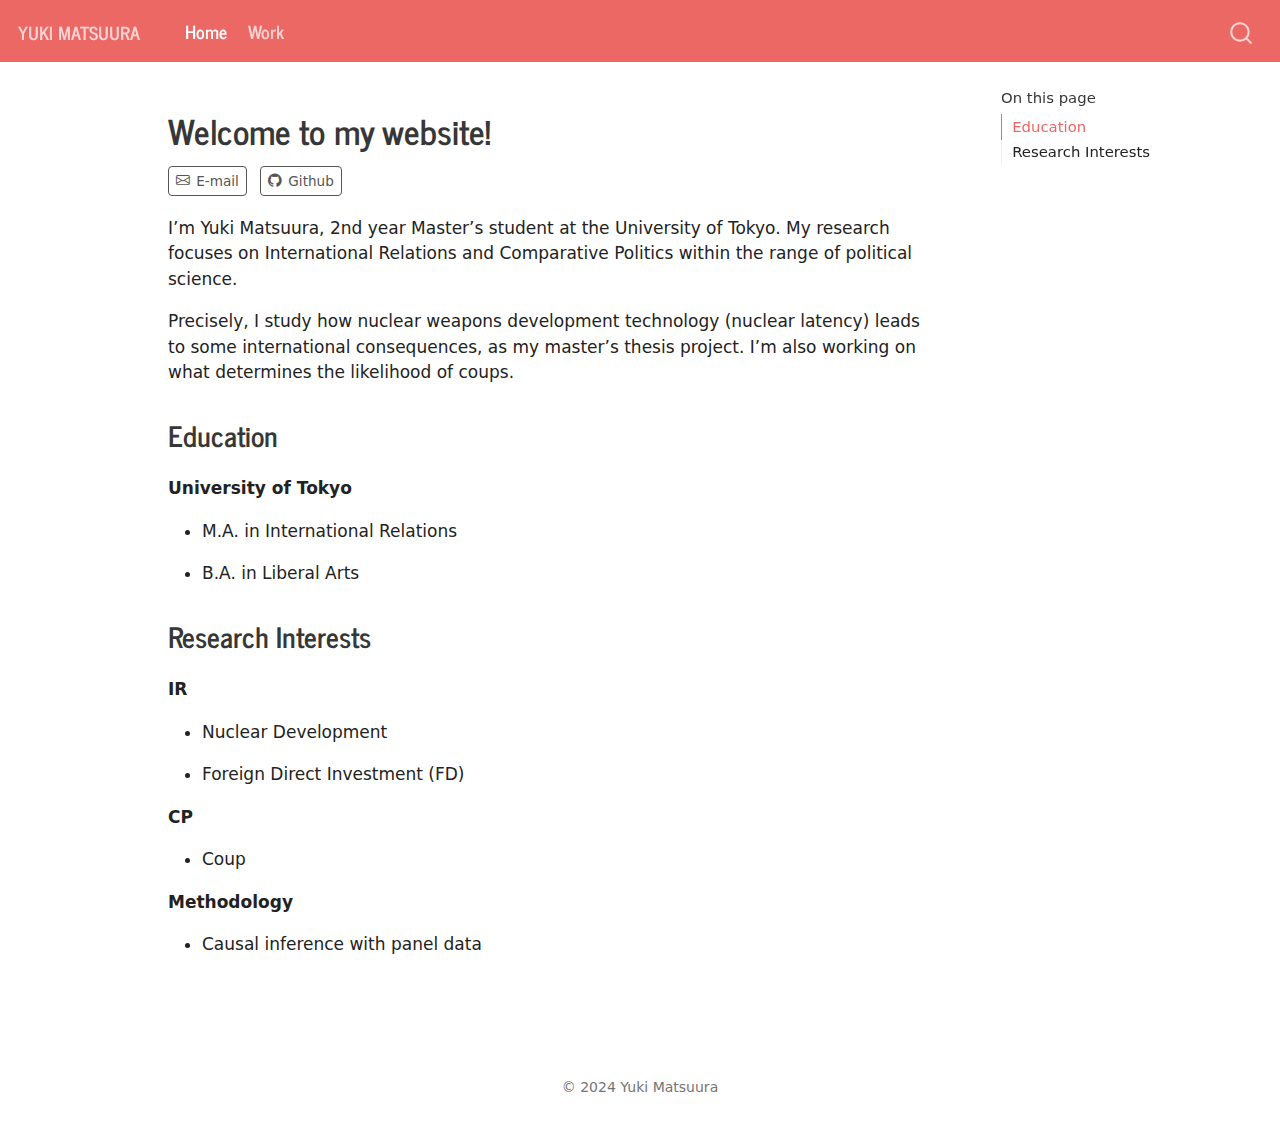
<file: docs/index.html>
<!DOCTYPE html>
<html xmlns="http://www.w3.org/1999/xhtml" lang="en" xml:lang="en"><head>

<meta charset="utf-8">
<meta name="generator" content="quarto-1.3.450">

<meta name="viewport" content="width=device-width, initial-scale=1.0, user-scalable=yes">


<title>Yuki Matsuura - Welcome to my website!</title>
<style>
code{white-space: pre-wrap;}
span.smallcaps{font-variant: small-caps;}
div.columns{display: flex; gap: min(4vw, 1.5em);}
div.column{flex: auto; overflow-x: auto;}
div.hanging-indent{margin-left: 1.5em; text-indent: -1.5em;}
ul.task-list{list-style: none;}
ul.task-list li input[type="checkbox"] {
  width: 0.8em;
  margin: 0 0.8em 0.2em -1em; /* quarto-specific, see https://github.com/quarto-dev/quarto-cli/issues/4556 */ 
  vertical-align: middle;
}
</style>


<script src="site_libs/quarto-nav/quarto-nav.js"></script>
<script src="site_libs/quarto-nav/headroom.min.js"></script>
<script src="site_libs/clipboard/clipboard.min.js"></script>
<script src="site_libs/quarto-search/autocomplete.umd.js"></script>
<script src="site_libs/quarto-search/fuse.min.js"></script>
<script src="site_libs/quarto-search/quarto-search.js"></script>
<meta name="quarto:offset" content="./">
<script src="site_libs/quarto-html/quarto.js"></script>
<script src="site_libs/quarto-html/popper.min.js"></script>
<script src="site_libs/quarto-html/tippy.umd.min.js"></script>
<link href="site_libs/quarto-html/tippy.css" rel="stylesheet">
<link href="site_libs/quarto-html/quarto-syntax-highlighting.css" rel="stylesheet" id="quarto-text-highlighting-styles">
<script src="site_libs/bootstrap/bootstrap.min.js"></script>
<link href="site_libs/bootstrap/bootstrap-icons.css" rel="stylesheet">
<link href="site_libs/bootstrap/bootstrap.min.css" rel="stylesheet" id="quarto-bootstrap" data-mode="light">
<script id="quarto-search-options" type="application/json">{
  "location": "navbar",
  "copy-button": false,
  "collapse-after": 3,
  "panel-placement": "end",
  "type": "overlay",
  "limit": 20,
  "language": {
    "search-no-results-text": "No results",
    "search-matching-documents-text": "matching documents",
    "search-copy-link-title": "Copy link to search",
    "search-hide-matches-text": "Hide additional matches",
    "search-more-match-text": "more match in this document",
    "search-more-matches-text": "more matches in this document",
    "search-clear-button-title": "Clear",
    "search-detached-cancel-button-title": "Cancel",
    "search-submit-button-title": "Submit",
    "search-label": "Search"
  }
}</script>
<script async="" src="https://www.googletagmanager.com/gtag/js?id=G-8Z5QMTEYRY"></script>

<script type="text/javascript">

window.dataLayer = window.dataLayer || [];
function gtag(){dataLayer.push(arguments);}
gtag('js', new Date());
gtag('config', 'G-8Z5QMTEYRY', { 'anonymize_ip': true});
</script>


</head>

<body class="nav-fixed">

<div id="quarto-search-results"></div>
  <header id="quarto-header" class="headroom fixed-top">
    <nav class="navbar navbar-expand-lg navbar-dark ">
      <div class="navbar-container container-fluid">
      <div class="navbar-brand-container">
    <a class="navbar-brand" href="./index.html">
    <span class="navbar-title">Yuki Matsuura</span>
    </a>
  </div>
            <div id="quarto-search" class="" title="Search"></div>
          <button class="navbar-toggler" type="button" data-bs-toggle="collapse" data-bs-target="#navbarCollapse" aria-controls="navbarCollapse" aria-expanded="false" aria-label="Toggle navigation" onclick="if (window.quartoToggleHeadroom) { window.quartoToggleHeadroom(); }">
  <span class="navbar-toggler-icon"></span>
</button>
          <div class="collapse navbar-collapse" id="navbarCollapse">
            <ul class="navbar-nav navbar-nav-scroll me-auto">
  <li class="nav-item">
    <a class="nav-link active" href="./index.html" rel="" target="" aria-current="page">
 <span class="menu-text">Home</span></a>
  </li>  
  <li class="nav-item">
    <a class="nav-link" href="./work.html" rel="" target="">
 <span class="menu-text">Work</span></a>
  </li>  
</ul>
            <div class="quarto-navbar-tools ms-auto">
</div>
          </div> <!-- /navcollapse -->
      </div> <!-- /container-fluid -->
    </nav>
</header>
<!-- content -->
<div id="quarto-content" class="quarto-container page-columns page-rows-contents page-layout-article page-navbar">
<!-- sidebar -->
<!-- margin-sidebar -->
    <div id="quarto-margin-sidebar" class="sidebar margin-sidebar">
        <nav id="TOC" role="doc-toc" class="toc-active">
    <h2 id="toc-title">On this page</h2>
  <ul>
  <li><a href="#education" id="toc-education" class="nav-link active" data-scroll-target="#education">Education</a></li>
  <li><a href="#research-interests" id="toc-research-interests" class="nav-link" data-scroll-target="#research-interests">Research Interests</a></li>
  </ul>
</nav>
    </div>
<!-- main -->
<div class="quarto-about-solana column-body">
  <div class="about-entity">
    <div class="entity-contents">
      <header id="title-block-header" class="quarto-title-block default">
<div class="quarto-title">
<h1 class="title">Welcome to my website!</h1>
</div>
<div class="quarto-title-meta">
  </div>
</header> <div class="about-links">
  <a href="mailto:matsuura-yuuki318@g.ecc.u-tokyo.ac.jp" class="about-link" rel="" target="">
    <i class="bi bi-envelope"></i>
     <span class="about-link-text">E-mail</span>
  </a>
  <a href="https://github.com/ura8107" class="about-link" rel="" target="">
    <i class="bi bi-github"></i>
     <span class="about-link-text">Github</span>
  </a>
</div>
      <div class="about-contents"><main class="content" id="quarto-document-content">

<p>I’m Yuki Matsuura, 2nd year Master’s student at the University of Tokyo. My research focuses on International Relations and Comparative Politics within the range of political science.</p>
<p>Precisely, I study how nuclear weapons development technology (nuclear latency) leads to some international consequences, as my master’s thesis project. I’m also working on what determines the likelihood of coups.</p>
<section id="education" class="level2">
<h2 data-anchor-id="education">Education</h2>
<p><strong>University of Tokyo</strong></p>
<ul>
<li><p>M.A.&nbsp;in International Relations</p></li>
<li><p>B.A. in Liberal Arts</p></li>
</ul>
</section>
<section id="research-interests" class="level2">
<h2 data-anchor-id="research-interests">Research Interests</h2>
<p><strong>IR</strong></p>
<ul>
<li><p>Nuclear Development</p></li>
<li><p>Foreign Direct Investment (FD)</p></li>
</ul>
<p><strong>CP</strong></p>
<ul>
<li>Coup</li>
</ul>
<p><strong>Methodology</strong></p>
<ul>
<li>Causal inference with panel data</li>
</ul>


</section>
</main></div>
    </div>
  </div>
</div>
 <!-- /main -->
<script id="quarto-html-after-body" type="application/javascript">
window.document.addEventListener("DOMContentLoaded", function (event) {
  const toggleBodyColorMode = (bsSheetEl) => {
    const mode = bsSheetEl.getAttribute("data-mode");
    const bodyEl = window.document.querySelector("body");
    if (mode === "dark") {
      bodyEl.classList.add("quarto-dark");
      bodyEl.classList.remove("quarto-light");
    } else {
      bodyEl.classList.add("quarto-light");
      bodyEl.classList.remove("quarto-dark");
    }
  }
  const toggleBodyColorPrimary = () => {
    const bsSheetEl = window.document.querySelector("link#quarto-bootstrap");
    if (bsSheetEl) {
      toggleBodyColorMode(bsSheetEl);
    }
  }
  toggleBodyColorPrimary();  
  const isCodeAnnotation = (el) => {
    for (const clz of el.classList) {
      if (clz.startsWith('code-annotation-')) {                     
        return true;
      }
    }
    return false;
  }
  const clipboard = new window.ClipboardJS('.code-copy-button', {
    text: function(trigger) {
      const codeEl = trigger.previousElementSibling.cloneNode(true);
      for (const childEl of codeEl.children) {
        if (isCodeAnnotation(childEl)) {
          childEl.remove();
        }
      }
      return codeEl.innerText;
    }
  });
  clipboard.on('success', function(e) {
    // button target
    const button = e.trigger;
    // don't keep focus
    button.blur();
    // flash "checked"
    button.classList.add('code-copy-button-checked');
    var currentTitle = button.getAttribute("title");
    button.setAttribute("title", "Copied!");
    let tooltip;
    if (window.bootstrap) {
      button.setAttribute("data-bs-toggle", "tooltip");
      button.setAttribute("data-bs-placement", "left");
      button.setAttribute("data-bs-title", "Copied!");
      tooltip = new bootstrap.Tooltip(button, 
        { trigger: "manual", 
          customClass: "code-copy-button-tooltip",
          offset: [0, -8]});
      tooltip.show();    
    }
    setTimeout(function() {
      if (tooltip) {
        tooltip.hide();
        button.removeAttribute("data-bs-title");
        button.removeAttribute("data-bs-toggle");
        button.removeAttribute("data-bs-placement");
      }
      button.setAttribute("title", currentTitle);
      button.classList.remove('code-copy-button-checked');
    }, 1000);
    // clear code selection
    e.clearSelection();
  });
  function tippyHover(el, contentFn) {
    const config = {
      allowHTML: true,
      content: contentFn,
      maxWidth: 500,
      delay: 100,
      arrow: false,
      appendTo: function(el) {
          return el.parentElement;
      },
      interactive: true,
      interactiveBorder: 10,
      theme: 'quarto',
      placement: 'bottom-start'
    };
    window.tippy(el, config); 
  }
  const noterefs = window.document.querySelectorAll('a[role="doc-noteref"]');
  for (var i=0; i<noterefs.length; i++) {
    const ref = noterefs[i];
    tippyHover(ref, function() {
      // use id or data attribute instead here
      let href = ref.getAttribute('data-footnote-href') || ref.getAttribute('href');
      try { href = new URL(href).hash; } catch {}
      const id = href.replace(/^#\/?/, "");
      const note = window.document.getElementById(id);
      return note.innerHTML;
    });
  }
      let selectedAnnoteEl;
      const selectorForAnnotation = ( cell, annotation) => {
        let cellAttr = 'data-code-cell="' + cell + '"';
        let lineAttr = 'data-code-annotation="' +  annotation + '"';
        const selector = 'span[' + cellAttr + '][' + lineAttr + ']';
        return selector;
      }
      const selectCodeLines = (annoteEl) => {
        const doc = window.document;
        const targetCell = annoteEl.getAttribute("data-target-cell");
        const targetAnnotation = annoteEl.getAttribute("data-target-annotation");
        const annoteSpan = window.document.querySelector(selectorForAnnotation(targetCell, targetAnnotation));
        const lines = annoteSpan.getAttribute("data-code-lines").split(",");
        const lineIds = lines.map((line) => {
          return targetCell + "-" + line;
        })
        let top = null;
        let height = null;
        let parent = null;
        if (lineIds.length > 0) {
            //compute the position of the single el (top and bottom and make a div)
            const el = window.document.getElementById(lineIds[0]);
            top = el.offsetTop;
            height = el.offsetHeight;
            parent = el.parentElement.parentElement;
          if (lineIds.length > 1) {
            const lastEl = window.document.getElementById(lineIds[lineIds.length - 1]);
            const bottom = lastEl.offsetTop + lastEl.offsetHeight;
            height = bottom - top;
          }
          if (top !== null && height !== null && parent !== null) {
            // cook up a div (if necessary) and position it 
            let div = window.document.getElementById("code-annotation-line-highlight");
            if (div === null) {
              div = window.document.createElement("div");
              div.setAttribute("id", "code-annotation-line-highlight");
              div.style.position = 'absolute';
              parent.appendChild(div);
            }
            div.style.top = top - 2 + "px";
            div.style.height = height + 4 + "px";
            let gutterDiv = window.document.getElementById("code-annotation-line-highlight-gutter");
            if (gutterDiv === null) {
              gutterDiv = window.document.createElement("div");
              gutterDiv.setAttribute("id", "code-annotation-line-highlight-gutter");
              gutterDiv.style.position = 'absolute';
              const codeCell = window.document.getElementById(targetCell);
              const gutter = codeCell.querySelector('.code-annotation-gutter');
              gutter.appendChild(gutterDiv);
            }
            gutterDiv.style.top = top - 2 + "px";
            gutterDiv.style.height = height + 4 + "px";
          }
          selectedAnnoteEl = annoteEl;
        }
      };
      const unselectCodeLines = () => {
        const elementsIds = ["code-annotation-line-highlight", "code-annotation-line-highlight-gutter"];
        elementsIds.forEach((elId) => {
          const div = window.document.getElementById(elId);
          if (div) {
            div.remove();
          }
        });
        selectedAnnoteEl = undefined;
      };
      // Attach click handler to the DT
      const annoteDls = window.document.querySelectorAll('dt[data-target-cell]');
      for (const annoteDlNode of annoteDls) {
        annoteDlNode.addEventListener('click', (event) => {
          const clickedEl = event.target;
          if (clickedEl !== selectedAnnoteEl) {
            unselectCodeLines();
            const activeEl = window.document.querySelector('dt[data-target-cell].code-annotation-active');
            if (activeEl) {
              activeEl.classList.remove('code-annotation-active');
            }
            selectCodeLines(clickedEl);
            clickedEl.classList.add('code-annotation-active');
          } else {
            // Unselect the line
            unselectCodeLines();
            clickedEl.classList.remove('code-annotation-active');
          }
        });
      }
  const findCites = (el) => {
    const parentEl = el.parentElement;
    if (parentEl) {
      const cites = parentEl.dataset.cites;
      if (cites) {
        return {
          el,
          cites: cites.split(' ')
        };
      } else {
        return findCites(el.parentElement)
      }
    } else {
      return undefined;
    }
  };
  var bibliorefs = window.document.querySelectorAll('a[role="doc-biblioref"]');
  for (var i=0; i<bibliorefs.length; i++) {
    const ref = bibliorefs[i];
    const citeInfo = findCites(ref);
    if (citeInfo) {
      tippyHover(citeInfo.el, function() {
        var popup = window.document.createElement('div');
        citeInfo.cites.forEach(function(cite) {
          var citeDiv = window.document.createElement('div');
          citeDiv.classList.add('hanging-indent');
          citeDiv.classList.add('csl-entry');
          var biblioDiv = window.document.getElementById('ref-' + cite);
          if (biblioDiv) {
            citeDiv.innerHTML = biblioDiv.innerHTML;
          }
          popup.appendChild(citeDiv);
        });
        return popup.innerHTML;
      });
    }
  }
});
</script>
</div> <!-- /content -->
<footer class="footer">
  <div class="nav-footer">
    <div class="nav-footer-left">
      &nbsp;
    </div>   
    <div class="nav-footer-center">© 2024 Yuki Matsuura</div>
    <div class="nav-footer-right">
      &nbsp;
    </div>
  </div>
</footer>



</body></html>
</file>
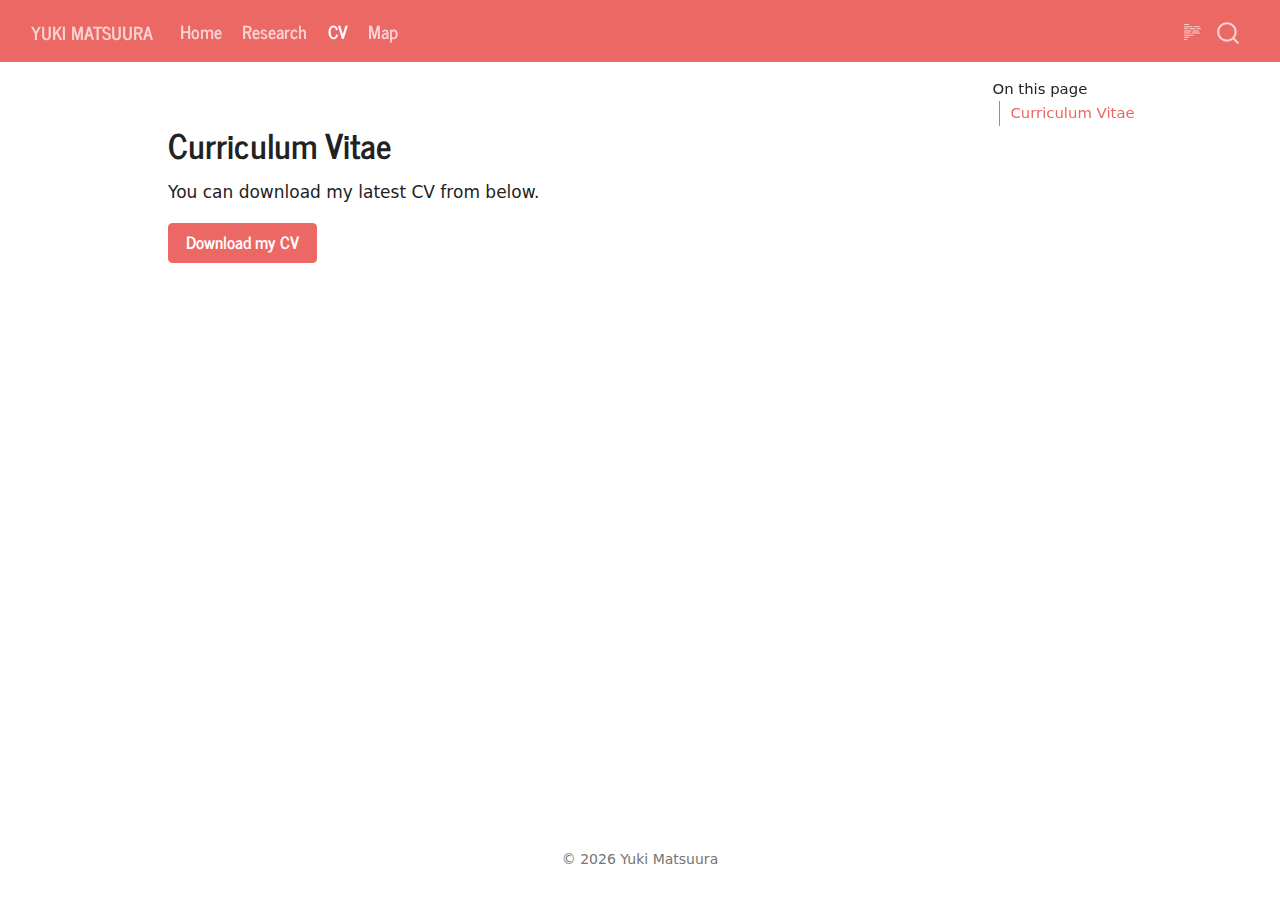
<file: docs/cv.html>
<!DOCTYPE html>
<html xmlns="http://www.w3.org/1999/xhtml" lang="en" xml:lang="en"><head>

<meta charset="utf-8">
<meta name="generator" content="quarto-1.9.36">

<meta name="viewport" content="width=device-width, initial-scale=1.0, user-scalable=yes">


<title>cv – Yuki Matsuura</title>
<style>
/* Default styles provided by pandoc.
** See https://pandoc.org/MANUAL.html#variables-for-html for config info.
*/
code{white-space: pre-wrap;}
span.smallcaps{font-variant: small-caps;}
div.columns{display: flex; gap: min(4vw, 1.5em);}
div.column{flex: auto; overflow-x: auto;}
div.hanging-indent{margin-left: 1.5em; text-indent: -1.5em;}
ul.task-list{list-style: none;}
ul.task-list li input[type="checkbox"] {
  width: 0.8em;
  margin: 0 0.8em 0.2em -1em; /* quarto-specific, see https://github.com/quarto-dev/quarto-cli/issues/4556 */ 
  vertical-align: middle;
}
</style>


<script src="site_libs/quarto-nav/quarto-nav.js"></script>
<script src="site_libs/quarto-nav/headroom.min.js"></script>
<script src="site_libs/clipboard/clipboard.min.js"></script>
<script src="site_libs/quarto-search/autocomplete.umd.js"></script>
<script src="site_libs/quarto-search/fuse.min.js"></script>
<script src="site_libs/quarto-search/quarto-search.js"></script>
<meta name="quarto:offset" content="./">
<script src="site_libs/quarto-html/quarto.js" type="module"></script>
<script src="site_libs/quarto-html/tabsets/tabsets.js" type="module"></script>
<script src="site_libs/quarto-html/popper.min.js"></script>
<script src="site_libs/quarto-html/tippy.umd.min.js"></script>
<script src="site_libs/quarto-html/anchor.min.js"></script>
<link href="site_libs/quarto-html/tippy.css" rel="stylesheet">
<link href="site_libs/quarto-html/quarto-syntax-highlighting-845c23b38eaddc0f92fda52bfe77a8c8.css" rel="stylesheet" id="quarto-text-highlighting-styles">
<script src="site_libs/bootstrap/bootstrap.min.js"></script>
<link href="site_libs/bootstrap/bootstrap-icons.css" rel="stylesheet">
<link href="site_libs/bootstrap/bootstrap-054862737a45a4188180dab45bb120a2.min.css" rel="stylesheet" append-hash="true" id="quarto-bootstrap" data-mode="light">
<script id="quarto-search-options" type="application/json">{
  "location": "navbar",
  "copy-button": false,
  "collapse-after": 3,
  "panel-placement": "end",
  "type": "overlay",
  "limit": 50,
  "keyboard-shortcut": [
    "f",
    "/",
    "s"
  ],
  "show-item-context": false,
  "language": {
    "search-no-results-text": "No results",
    "search-matching-documents-text": "matching documents",
    "search-copy-link-title": "Copy link to search",
    "search-hide-matches-text": "Hide additional matches",
    "search-more-match-text": "more match in this document",
    "search-more-matches-text": "more matches in this document",
    "search-clear-button-title": "Clear",
    "search-text-placeholder": "",
    "search-detached-cancel-button-title": "Cancel",
    "search-submit-button-title": "Submit",
    "search-label": "Search"
  }
}</script>
<script async="" src="https://www.googletagmanager.com/gtag/js?id=G-8Z5QMTEYRY"></script>

<script type="text/javascript">

window.dataLayer = window.dataLayer || [];
function gtag(){dataLayer.push(arguments);}
gtag('js', new Date());
gtag('config', 'G-8Z5QMTEYRY', { 'anonymize_ip': true});
</script>


</head>

<body class="nav-fixed quarto-light">

<div id="quarto-search-results"></div>
  <header id="quarto-header" class="headroom fixed-top">
    <nav class="navbar navbar-expand-lg " data-bs-theme="dark">
      <div class="navbar-container container-fluid">
      <div class="navbar-brand-container mx-auto">
    <a class="navbar-brand" href="./index.html">
    <span class="navbar-title">Yuki Matsuura</span>
    </a>
  </div>
            <div id="quarto-search" class="" title="Search"></div>
          <button class="navbar-toggler" type="button" data-bs-toggle="collapse" data-bs-target="#navbarCollapse" aria-controls="navbarCollapse" role="menu" aria-expanded="false" aria-label="Toggle navigation" onclick="if (window.quartoToggleHeadroom) { window.quartoToggleHeadroom(); }">
  <span class="navbar-toggler-icon"></span>
</button>
          <div class="collapse navbar-collapse" id="navbarCollapse">
            <ul class="navbar-nav navbar-nav-scroll me-auto">
  <li class="nav-item">
    <a class="nav-link" href="./index.html"> 
<span class="menu-text">Home</span></a>
  </li>  
  <li class="nav-item">
    <a class="nav-link" href="./research.html"> 
<span class="menu-text">Research</span></a>
  </li>  
  <li class="nav-item">
    <a class="nav-link active" href="./cv.html" aria-current="page"> 
<span class="menu-text">CV</span></a>
  </li>  
  <li class="nav-item">
    <a class="nav-link" href="./map.html"> 
<span class="menu-text">Map</span></a>
  </li>  
</ul>
          </div> <!-- /navcollapse -->
            <div class="quarto-navbar-tools">
  <a href="" class="quarto-reader-toggle quarto-navigation-tool px-1" onclick="window.quartoToggleReader(); return false;" title="Toggle reader mode">
  <div class="quarto-reader-toggle-btn">
  <i class="bi"></i>
  </div>
</a>
</div>
      </div> <!-- /container-fluid -->
    </nav>
</header>
<!-- content -->
<div id="quarto-content" class="quarto-container page-columns page-rows-contents page-layout-article page-navbar">
<!-- sidebar -->
<!-- margin-sidebar -->
    <div id="quarto-margin-sidebar" class="sidebar margin-sidebar">
        <nav id="TOC" role="doc-toc" class="toc-active">
    <h2 id="toc-title">On this page</h2>
   
  <ul>
  <li><a href="#curriculum-vitae" id="toc-curriculum-vitae" class="nav-link active" data-scroll-target="#curriculum-vitae">Curriculum Vitae</a></li>
  </ul>
</nav>
    </div>
<!-- main -->
<main class="content" id="quarto-document-content"><header id="title-block-header" class="quarto-title-block"></header>




<section id="curriculum-vitae" class="level1">
<h1>Curriculum Vitae</h1>
<p>You can download my latest CV from below.</p>
<p><a href="https://drive.google.com/file/d/1Z4rEu1bxwWd6aU2OsP40lgaevRBHnAy0/view?usp=sharing" class="btn btn-primary" role="button">Download my CV</a></p>


</section>

</main> <!-- /main -->
<script id="quarto-html-after-body" type="application/javascript">
  window.document.addEventListener("DOMContentLoaded", function (event) {
    const icon = "";
    const anchorJS = new window.AnchorJS();
    anchorJS.options = {
      placement: 'right',
      icon: icon
    };
    anchorJS.add('.anchored');
    const isCodeAnnotation = (el) => {
      for (const clz of el.classList) {
        if (clz.startsWith('code-annotation-')) {                     
          return true;
        }
      }
      return false;
    }
    const onCopySuccess = function(e) {
      // button target
      const button = e.trigger;
      // don't keep focus
      button.blur();
      // flash "checked"
      button.classList.add('code-copy-button-checked');
      var currentTitle = button.getAttribute("title");
      button.setAttribute("title", "Copied!");
      let tooltip;
      if (window.bootstrap) {
        button.setAttribute("data-bs-toggle", "tooltip");
        button.setAttribute("data-bs-placement", "left");
        button.setAttribute("data-bs-title", "Copied!");
        tooltip = new bootstrap.Tooltip(button, 
          { trigger: "manual", 
            customClass: "code-copy-button-tooltip",
            offset: [0, -8]});
        tooltip.show();    
      }
      setTimeout(function() {
        if (tooltip) {
          tooltip.hide();
          button.removeAttribute("data-bs-title");
          button.removeAttribute("data-bs-toggle");
          button.removeAttribute("data-bs-placement");
        }
        button.setAttribute("title", currentTitle);
        button.classList.remove('code-copy-button-checked');
      }, 1000);
      // clear code selection
      e.clearSelection();
    }
    const getTextToCopy = function(trigger) {
      const outerScaffold = trigger.parentElement.cloneNode(true);
      const codeEl = outerScaffold.querySelector('code');
      for (const childEl of codeEl.children) {
        if (isCodeAnnotation(childEl)) {
          childEl.remove();
        }
      }
      return codeEl.innerText;
    }
    const clipboard = new window.ClipboardJS('.code-copy-button:not([data-in-quarto-modal])', {
      text: getTextToCopy
    });
    clipboard.on('success', onCopySuccess);
    if (window.document.getElementById('quarto-embedded-source-code-modal')) {
      const clipboardModal = new window.ClipboardJS('.code-copy-button[data-in-quarto-modal]', {
        text: getTextToCopy,
        container: window.document.getElementById('quarto-embedded-source-code-modal')
      });
      clipboardModal.on('success', onCopySuccess);
    }
      var localhostRegex = new RegExp(/^(?:http|https):\/\/localhost\:?[0-9]*\//);
      var mailtoRegex = new RegExp(/^mailto:/);
        var filterRegex = new RegExp('/' + window.location.host + '/');
      var isInternal = (href) => {
          return filterRegex.test(href) || localhostRegex.test(href) || mailtoRegex.test(href);
      }
      // Inspect non-navigation links and adorn them if external
     var links = window.document.querySelectorAll('a[href]:not(.nav-link):not(.navbar-brand):not(.toc-action):not(.sidebar-link):not(.sidebar-item-toggle):not(.pagination-link):not(.no-external):not([aria-hidden]):not(.dropdown-item):not(.quarto-navigation-tool):not(.about-link)');
      for (var i=0; i<links.length; i++) {
        const link = links[i];
        if (!isInternal(link.href)) {
          // undo the damage that might have been done by quarto-nav.js in the case of
          // links that we want to consider external
          if (link.dataset.originalHref !== undefined) {
            link.href = link.dataset.originalHref;
          }
        }
      }
    function tippyHover(el, contentFn, onTriggerFn, onUntriggerFn) {
      const config = {
        allowHTML: true,
        maxWidth: 500,
        delay: 100,
        arrow: false,
        appendTo: function(el) {
            return el.parentElement;
        },
        interactive: true,
        interactiveBorder: 10,
        theme: 'quarto',
        placement: 'bottom-start',
      };
      if (contentFn) {
        config.content = contentFn;
      }
      if (onTriggerFn) {
        config.onTrigger = onTriggerFn;
      }
      if (onUntriggerFn) {
        config.onUntrigger = onUntriggerFn;
      }
      window.tippy(el, config); 
    }
    const noterefs = window.document.querySelectorAll('a[role="doc-noteref"]');
    for (var i=0; i<noterefs.length; i++) {
      const ref = noterefs[i];
      tippyHover(ref, function() {
        // use id or data attribute instead here
        let href = ref.getAttribute('data-footnote-href') || ref.getAttribute('href');
        try { href = new URL(href).hash; } catch {}
        const id = href.replace(/^#\/?/, "");
        const note = window.document.getElementById(id);
        if (note) {
          return note.innerHTML;
        } else {
          return "";
        }
      });
    }
    const xrefs = window.document.querySelectorAll('a.quarto-xref');
    const processXRef = (id, note) => {
      // Strip column container classes
      const stripColumnClz = (el) => {
        el.classList.remove("page-full", "page-columns");
        if (el.children) {
          for (const child of el.children) {
            stripColumnClz(child);
          }
        }
      }
      stripColumnClz(note)
      if (id === null || id.startsWith('sec-')) {
        // Special case sections, only their first couple elements
        const container = document.createElement("div");
        if (note.children && note.children.length > 2) {
          container.appendChild(note.children[0].cloneNode(true));
          for (let i = 1; i < note.children.length; i++) {
            const child = note.children[i];
            if (child.tagName === "P" && child.innerText === "") {
              continue;
            } else {
              container.appendChild(child.cloneNode(true));
              break;
            }
          }
          if (window.Quarto?.typesetMath) {
            window.Quarto.typesetMath(container);
          }
          return container.innerHTML
        } else {
          if (window.Quarto?.typesetMath) {
            window.Quarto.typesetMath(note);
          }
          return note.innerHTML;
        }
      } else {
        // Remove any anchor links if they are present
        const anchorLink = note.querySelector('a.anchorjs-link');
        if (anchorLink) {
          anchorLink.remove();
        }
        if (window.Quarto?.typesetMath) {
          window.Quarto.typesetMath(note);
        }
        if (note.classList.contains("callout")) {
          return note.outerHTML;
        } else {
          return note.innerHTML;
        }
      }
    }
    for (var i=0; i<xrefs.length; i++) {
      const xref = xrefs[i];
      tippyHover(xref, undefined, function(instance) {
        instance.disable();
        let url = xref.getAttribute('href');
        let hash = undefined; 
        if (url.startsWith('#')) {
          hash = url;
        } else {
          try { hash = new URL(url).hash; } catch {}
        }
        if (hash) {
          const id = hash.replace(/^#\/?/, "");
          const note = window.document.getElementById(id);
          if (note !== null) {
            try {
              const html = processXRef(id, note.cloneNode(true));
              instance.setContent(html);
            } finally {
              instance.enable();
              instance.show();
            }
          } else {
            // See if we can fetch this
            fetch(url.split('#')[0])
            .then(res => res.text())
            .then(html => {
              const parser = new DOMParser();
              const htmlDoc = parser.parseFromString(html, "text/html");
              const note = htmlDoc.getElementById(id);
              if (note !== null) {
                const html = processXRef(id, note);
                instance.setContent(html);
              } 
            }).finally(() => {
              instance.enable();
              instance.show();
            });
          }
        } else {
          // See if we can fetch a full url (with no hash to target)
          // This is a special case and we should probably do some content thinning / targeting
          fetch(url)
          .then(res => res.text())
          .then(html => {
            const parser = new DOMParser();
            const htmlDoc = parser.parseFromString(html, "text/html");
            const note = htmlDoc.querySelector('main.content');
            if (note !== null) {
              // This should only happen for chapter cross references
              // (since there is no id in the URL)
              // remove the first header
              if (note.children.length > 0 && note.children[0].tagName === "HEADER") {
                note.children[0].remove();
              }
              const html = processXRef(null, note);
              instance.setContent(html);
            } 
          }).finally(() => {
            instance.enable();
            instance.show();
          });
        }
      }, function(instance) {
      });
    }
        let selectedAnnoteEl;
        const selectorForAnnotation = ( cell, annotation) => {
          let cellAttr = 'data-code-cell="' + cell + '"';
          let lineAttr = 'data-code-annotation="' +  annotation + '"';
          const selector = 'span[' + cellAttr + '][' + lineAttr + ']';
          return selector;
        }
        const selectCodeLines = (annoteEl) => {
          const doc = window.document;
          const targetCell = annoteEl.getAttribute("data-target-cell");
          const targetAnnotation = annoteEl.getAttribute("data-target-annotation");
          const annoteSpan = window.document.querySelector(selectorForAnnotation(targetCell, targetAnnotation));
          const lines = annoteSpan.getAttribute("data-code-lines").split(",");
          const lineIds = lines.map((line) => {
            return targetCell + "-" + line;
          })
          let top = null;
          let height = null;
          let parent = null;
          if (lineIds.length > 0) {
              //compute the position of the single el (top and bottom and make a div)
              const el = window.document.getElementById(lineIds[0]);
              top = el.offsetTop;
              height = el.offsetHeight;
              parent = el.parentElement.parentElement;
            if (lineIds.length > 1) {
              const lastEl = window.document.getElementById(lineIds[lineIds.length - 1]);
              const bottom = lastEl.offsetTop + lastEl.offsetHeight;
              height = bottom - top;
            }
            if (top !== null && height !== null && parent !== null) {
              // cook up a div (if necessary) and position it 
              let div = window.document.getElementById("code-annotation-line-highlight");
              if (div === null) {
                div = window.document.createElement("div");
                div.setAttribute("id", "code-annotation-line-highlight");
                div.style.position = 'absolute';
                parent.appendChild(div);
              }
              div.style.top = top - 2 + "px";
              div.style.height = height + 4 + "px";
              div.style.left = 0;
              let gutterDiv = window.document.getElementById("code-annotation-line-highlight-gutter");
              if (gutterDiv === null) {
                gutterDiv = window.document.createElement("div");
                gutterDiv.setAttribute("id", "code-annotation-line-highlight-gutter");
                gutterDiv.style.position = 'absolute';
                const codeCell = window.document.getElementById(targetCell);
                const gutter = codeCell.querySelector('.code-annotation-gutter');
                gutter.appendChild(gutterDiv);
              }
              gutterDiv.style.top = top - 2 + "px";
              gutterDiv.style.height = height + 4 + "px";
            }
            selectedAnnoteEl = annoteEl;
          }
        };
        const unselectCodeLines = () => {
          const elementsIds = ["code-annotation-line-highlight", "code-annotation-line-highlight-gutter"];
          elementsIds.forEach((elId) => {
            const div = window.document.getElementById(elId);
            if (div) {
              div.remove();
            }
          });
          selectedAnnoteEl = undefined;
        };
          // Handle positioning of the toggle
      window.addEventListener(
        "resize",
        throttle(() => {
          elRect = undefined;
          if (selectedAnnoteEl) {
            selectCodeLines(selectedAnnoteEl);
          }
        }, 10)
      );
      function throttle(fn, ms) {
      let throttle = false;
      let timer;
        return (...args) => {
          if(!throttle) { // first call gets through
              fn.apply(this, args);
              throttle = true;
          } else { // all the others get throttled
              if(timer) clearTimeout(timer); // cancel #2
              timer = setTimeout(() => {
                fn.apply(this, args);
                timer = throttle = false;
              }, ms);
          }
        };
      }
        // Attach click handler to the DT
        const annoteDls = window.document.querySelectorAll('dt[data-target-cell]');
        for (const annoteDlNode of annoteDls) {
          annoteDlNode.addEventListener('click', (event) => {
            const clickedEl = event.target;
            if (clickedEl !== selectedAnnoteEl) {
              unselectCodeLines();
              const activeEl = window.document.querySelector('dt[data-target-cell].code-annotation-active');
              if (activeEl) {
                activeEl.classList.remove('code-annotation-active');
              }
              selectCodeLines(clickedEl);
              clickedEl.classList.add('code-annotation-active');
            } else {
              // Unselect the line
              unselectCodeLines();
              clickedEl.classList.remove('code-annotation-active');
            }
          });
        }
    const findCites = (el) => {
      const parentEl = el.parentElement;
      if (parentEl) {
        const cites = parentEl.dataset.cites;
        if (cites) {
          return {
            el,
            cites: cites.split(' ')
          };
        } else {
          return findCites(el.parentElement)
        }
      } else {
        return undefined;
      }
    };
    var bibliorefs = window.document.querySelectorAll('a[role="doc-biblioref"]');
    for (var i=0; i<bibliorefs.length; i++) {
      const ref = bibliorefs[i];
      const citeInfo = findCites(ref);
      if (citeInfo) {
        tippyHover(citeInfo.el, function() {
          var popup = window.document.createElement('div');
          citeInfo.cites.forEach(function(cite) {
            var citeDiv = window.document.createElement('div');
            citeDiv.classList.add('hanging-indent');
            citeDiv.classList.add('csl-entry');
            var biblioDiv = window.document.getElementById('ref-' + cite);
            if (biblioDiv) {
              citeDiv.innerHTML = biblioDiv.innerHTML;
            }
            popup.appendChild(citeDiv);
          });
          return popup.innerHTML;
        });
      }
    }
  });
  </script>
</div> <!-- /content -->
<footer class="footer">
  <div class="nav-footer">
    <div class="nav-footer-left">
      &nbsp;
    </div>   
    <div class="nav-footer-center">
<p>© 2026 Yuki Matsuura</p>
</div>
    <div class="nav-footer-right">
      &nbsp;
    </div>
  </div>
</footer>




</body></html>
</file>
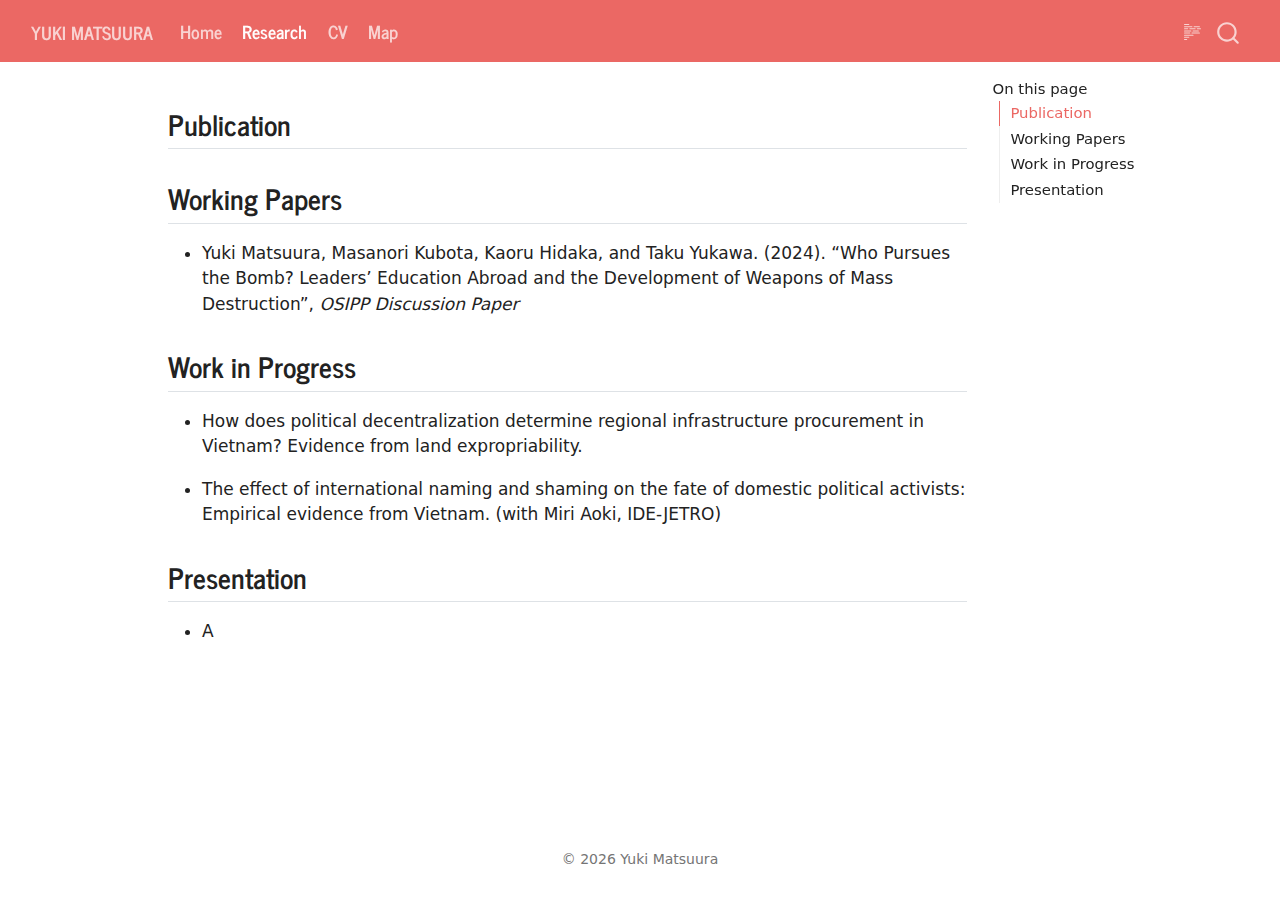
<file: docs/research.html>
<!DOCTYPE html>
<html xmlns="http://www.w3.org/1999/xhtml" lang="en" xml:lang="en"><head>

<meta charset="utf-8">
<meta name="generator" content="quarto-1.9.36">

<meta name="viewport" content="width=device-width, initial-scale=1.0, user-scalable=yes">


<title>research – Yuki Matsuura</title>
<style>
/* Default styles provided by pandoc.
** See https://pandoc.org/MANUAL.html#variables-for-html for config info.
*/
code{white-space: pre-wrap;}
span.smallcaps{font-variant: small-caps;}
div.columns{display: flex; gap: min(4vw, 1.5em);}
div.column{flex: auto; overflow-x: auto;}
div.hanging-indent{margin-left: 1.5em; text-indent: -1.5em;}
ul.task-list{list-style: none;}
ul.task-list li input[type="checkbox"] {
  width: 0.8em;
  margin: 0 0.8em 0.2em -1em; /* quarto-specific, see https://github.com/quarto-dev/quarto-cli/issues/4556 */ 
  vertical-align: middle;
}
</style>


<script src="site_libs/quarto-nav/quarto-nav.js"></script>
<script src="site_libs/quarto-nav/headroom.min.js"></script>
<script src="site_libs/clipboard/clipboard.min.js"></script>
<script src="site_libs/quarto-search/autocomplete.umd.js"></script>
<script src="site_libs/quarto-search/fuse.min.js"></script>
<script src="site_libs/quarto-search/quarto-search.js"></script>
<meta name="quarto:offset" content="./">
<script src="site_libs/quarto-html/quarto.js" type="module"></script>
<script src="site_libs/quarto-html/tabsets/tabsets.js" type="module"></script>
<script src="site_libs/quarto-html/popper.min.js"></script>
<script src="site_libs/quarto-html/tippy.umd.min.js"></script>
<script src="site_libs/quarto-html/anchor.min.js"></script>
<link href="site_libs/quarto-html/tippy.css" rel="stylesheet">
<link href="site_libs/quarto-html/quarto-syntax-highlighting-845c23b38eaddc0f92fda52bfe77a8c8.css" rel="stylesheet" id="quarto-text-highlighting-styles">
<script src="site_libs/bootstrap/bootstrap.min.js"></script>
<link href="site_libs/bootstrap/bootstrap-icons.css" rel="stylesheet">
<link href="site_libs/bootstrap/bootstrap-054862737a45a4188180dab45bb120a2.min.css" rel="stylesheet" append-hash="true" id="quarto-bootstrap" data-mode="light">
<script id="quarto-search-options" type="application/json">{
  "location": "navbar",
  "copy-button": false,
  "collapse-after": 3,
  "panel-placement": "end",
  "type": "overlay",
  "limit": 50,
  "keyboard-shortcut": [
    "f",
    "/",
    "s"
  ],
  "show-item-context": false,
  "language": {
    "search-no-results-text": "No results",
    "search-matching-documents-text": "matching documents",
    "search-copy-link-title": "Copy link to search",
    "search-hide-matches-text": "Hide additional matches",
    "search-more-match-text": "more match in this document",
    "search-more-matches-text": "more matches in this document",
    "search-clear-button-title": "Clear",
    "search-text-placeholder": "",
    "search-detached-cancel-button-title": "Cancel",
    "search-submit-button-title": "Submit",
    "search-label": "Search"
  }
}</script>
<script async="" src="https://www.googletagmanager.com/gtag/js?id=G-8Z5QMTEYRY"></script>

<script type="text/javascript">

window.dataLayer = window.dataLayer || [];
function gtag(){dataLayer.push(arguments);}
gtag('js', new Date());
gtag('config', 'G-8Z5QMTEYRY', { 'anonymize_ip': true});
</script>


</head>

<body class="nav-fixed quarto-light">

<div id="quarto-search-results"></div>
  <header id="quarto-header" class="headroom fixed-top">
    <nav class="navbar navbar-expand-lg " data-bs-theme="dark">
      <div class="navbar-container container-fluid">
      <div class="navbar-brand-container mx-auto">
    <a class="navbar-brand" href="./index.html">
    <span class="navbar-title">Yuki Matsuura</span>
    </a>
  </div>
            <div id="quarto-search" class="" title="Search"></div>
          <button class="navbar-toggler" type="button" data-bs-toggle="collapse" data-bs-target="#navbarCollapse" aria-controls="navbarCollapse" role="menu" aria-expanded="false" aria-label="Toggle navigation" onclick="if (window.quartoToggleHeadroom) { window.quartoToggleHeadroom(); }">
  <span class="navbar-toggler-icon"></span>
</button>
          <div class="collapse navbar-collapse" id="navbarCollapse">
            <ul class="navbar-nav navbar-nav-scroll me-auto">
  <li class="nav-item">
    <a class="nav-link" href="./index.html"> 
<span class="menu-text">Home</span></a>
  </li>  
  <li class="nav-item">
    <a class="nav-link active" href="./research.html" aria-current="page"> 
<span class="menu-text">Research</span></a>
  </li>  
  <li class="nav-item">
    <a class="nav-link" href="./cv.html"> 
<span class="menu-text">CV</span></a>
  </li>  
  <li class="nav-item">
    <a class="nav-link" href="./map.html"> 
<span class="menu-text">Map</span></a>
  </li>  
</ul>
          </div> <!-- /navcollapse -->
            <div class="quarto-navbar-tools">
  <a href="" class="quarto-reader-toggle quarto-navigation-tool px-1" onclick="window.quartoToggleReader(); return false;" title="Toggle reader mode">
  <div class="quarto-reader-toggle-btn">
  <i class="bi"></i>
  </div>
</a>
</div>
      </div> <!-- /container-fluid -->
    </nav>
</header>
<!-- content -->
<div id="quarto-content" class="quarto-container page-columns page-rows-contents page-layout-article page-navbar">
<!-- sidebar -->
<!-- margin-sidebar -->
    <div id="quarto-margin-sidebar" class="sidebar margin-sidebar">
        <nav id="TOC" role="doc-toc" class="toc-active">
    <h2 id="toc-title">On this page</h2>
   
  <ul>
  <li><a href="#publication" id="toc-publication" class="nav-link active" data-scroll-target="#publication">Publication</a></li>
  <li><a href="#working-papers" id="toc-working-papers" class="nav-link" data-scroll-target="#working-papers">Working Papers</a></li>
  <li><a href="#work-in-progress" id="toc-work-in-progress" class="nav-link" data-scroll-target="#work-in-progress">Work in Progress</a></li>
  <li><a href="#presentation" id="toc-presentation" class="nav-link" data-scroll-target="#presentation">Presentation</a></li>
  </ul>
</nav>
    </div>
<!-- main -->
<main class="content" id="quarto-document-content"><header id="title-block-header" class="quarto-title-block"></header>




<section id="publication" class="level2">
<h2 class="anchored" data-anchor-id="publication">Publication</h2>
</section>
<section id="working-papers" class="level2">
<h2 class="anchored" data-anchor-id="working-papers">Working Papers</h2>
<ul>
<li>Yuki Matsuura, Masanori Kubota, Kaoru Hidaka, and Taku Yukawa. (2024). “Who Pursues the Bomb? Leaders’ Education Abroad and the Development of Weapons of Mass Destruction”, <em>OSIPP Discussion Paper</em></li>
</ul>
</section>
<section id="work-in-progress" class="level2">
<h2 class="anchored" data-anchor-id="work-in-progress">Work in Progress</h2>
<ul>
<li><p>How does political decentralization determine regional infrastructure procurement in Vietnam? Evidence from land expropriability.</p></li>
<li><p>The effect of international naming and shaming on the fate of domestic political activists: Empirical evidence from Vietnam. (with Miri Aoki, IDE-JETRO)</p></li>
</ul>
</section>
<section id="presentation" class="level2">
<h2 class="anchored" data-anchor-id="presentation">Presentation</h2>
<ul>
<li>A</li>
</ul>


</section>

</main> <!-- /main -->
<script id="quarto-html-after-body" type="application/javascript">
  window.document.addEventListener("DOMContentLoaded", function (event) {
    const icon = "";
    const anchorJS = new window.AnchorJS();
    anchorJS.options = {
      placement: 'right',
      icon: icon
    };
    anchorJS.add('.anchored');
    const isCodeAnnotation = (el) => {
      for (const clz of el.classList) {
        if (clz.startsWith('code-annotation-')) {                     
          return true;
        }
      }
      return false;
    }
    const onCopySuccess = function(e) {
      // button target
      const button = e.trigger;
      // don't keep focus
      button.blur();
      // flash "checked"
      button.classList.add('code-copy-button-checked');
      var currentTitle = button.getAttribute("title");
      button.setAttribute("title", "Copied!");
      let tooltip;
      if (window.bootstrap) {
        button.setAttribute("data-bs-toggle", "tooltip");
        button.setAttribute("data-bs-placement", "left");
        button.setAttribute("data-bs-title", "Copied!");
        tooltip = new bootstrap.Tooltip(button, 
          { trigger: "manual", 
            customClass: "code-copy-button-tooltip",
            offset: [0, -8]});
        tooltip.show();    
      }
      setTimeout(function() {
        if (tooltip) {
          tooltip.hide();
          button.removeAttribute("data-bs-title");
          button.removeAttribute("data-bs-toggle");
          button.removeAttribute("data-bs-placement");
        }
        button.setAttribute("title", currentTitle);
        button.classList.remove('code-copy-button-checked');
      }, 1000);
      // clear code selection
      e.clearSelection();
    }
    const getTextToCopy = function(trigger) {
      const outerScaffold = trigger.parentElement.cloneNode(true);
      const codeEl = outerScaffold.querySelector('code');
      for (const childEl of codeEl.children) {
        if (isCodeAnnotation(childEl)) {
          childEl.remove();
        }
      }
      return codeEl.innerText;
    }
    const clipboard = new window.ClipboardJS('.code-copy-button:not([data-in-quarto-modal])', {
      text: getTextToCopy
    });
    clipboard.on('success', onCopySuccess);
    if (window.document.getElementById('quarto-embedded-source-code-modal')) {
      const clipboardModal = new window.ClipboardJS('.code-copy-button[data-in-quarto-modal]', {
        text: getTextToCopy,
        container: window.document.getElementById('quarto-embedded-source-code-modal')
      });
      clipboardModal.on('success', onCopySuccess);
    }
      var localhostRegex = new RegExp(/^(?:http|https):\/\/localhost\:?[0-9]*\//);
      var mailtoRegex = new RegExp(/^mailto:/);
        var filterRegex = new RegExp('/' + window.location.host + '/');
      var isInternal = (href) => {
          return filterRegex.test(href) || localhostRegex.test(href) || mailtoRegex.test(href);
      }
      // Inspect non-navigation links and adorn them if external
     var links = window.document.querySelectorAll('a[href]:not(.nav-link):not(.navbar-brand):not(.toc-action):not(.sidebar-link):not(.sidebar-item-toggle):not(.pagination-link):not(.no-external):not([aria-hidden]):not(.dropdown-item):not(.quarto-navigation-tool):not(.about-link)');
      for (var i=0; i<links.length; i++) {
        const link = links[i];
        if (!isInternal(link.href)) {
          // undo the damage that might have been done by quarto-nav.js in the case of
          // links that we want to consider external
          if (link.dataset.originalHref !== undefined) {
            link.href = link.dataset.originalHref;
          }
        }
      }
    function tippyHover(el, contentFn, onTriggerFn, onUntriggerFn) {
      const config = {
        allowHTML: true,
        maxWidth: 500,
        delay: 100,
        arrow: false,
        appendTo: function(el) {
            return el.parentElement;
        },
        interactive: true,
        interactiveBorder: 10,
        theme: 'quarto',
        placement: 'bottom-start',
      };
      if (contentFn) {
        config.content = contentFn;
      }
      if (onTriggerFn) {
        config.onTrigger = onTriggerFn;
      }
      if (onUntriggerFn) {
        config.onUntrigger = onUntriggerFn;
      }
      window.tippy(el, config); 
    }
    const noterefs = window.document.querySelectorAll('a[role="doc-noteref"]');
    for (var i=0; i<noterefs.length; i++) {
      const ref = noterefs[i];
      tippyHover(ref, function() {
        // use id or data attribute instead here
        let href = ref.getAttribute('data-footnote-href') || ref.getAttribute('href');
        try { href = new URL(href).hash; } catch {}
        const id = href.replace(/^#\/?/, "");
        const note = window.document.getElementById(id);
        if (note) {
          return note.innerHTML;
        } else {
          return "";
        }
      });
    }
    const xrefs = window.document.querySelectorAll('a.quarto-xref');
    const processXRef = (id, note) => {
      // Strip column container classes
      const stripColumnClz = (el) => {
        el.classList.remove("page-full", "page-columns");
        if (el.children) {
          for (const child of el.children) {
            stripColumnClz(child);
          }
        }
      }
      stripColumnClz(note)
      if (id === null || id.startsWith('sec-')) {
        // Special case sections, only their first couple elements
        const container = document.createElement("div");
        if (note.children && note.children.length > 2) {
          container.appendChild(note.children[0].cloneNode(true));
          for (let i = 1; i < note.children.length; i++) {
            const child = note.children[i];
            if (child.tagName === "P" && child.innerText === "") {
              continue;
            } else {
              container.appendChild(child.cloneNode(true));
              break;
            }
          }
          if (window.Quarto?.typesetMath) {
            window.Quarto.typesetMath(container);
          }
          return container.innerHTML
        } else {
          if (window.Quarto?.typesetMath) {
            window.Quarto.typesetMath(note);
          }
          return note.innerHTML;
        }
      } else {
        // Remove any anchor links if they are present
        const anchorLink = note.querySelector('a.anchorjs-link');
        if (anchorLink) {
          anchorLink.remove();
        }
        if (window.Quarto?.typesetMath) {
          window.Quarto.typesetMath(note);
        }
        if (note.classList.contains("callout")) {
          return note.outerHTML;
        } else {
          return note.innerHTML;
        }
      }
    }
    for (var i=0; i<xrefs.length; i++) {
      const xref = xrefs[i];
      tippyHover(xref, undefined, function(instance) {
        instance.disable();
        let url = xref.getAttribute('href');
        let hash = undefined; 
        if (url.startsWith('#')) {
          hash = url;
        } else {
          try { hash = new URL(url).hash; } catch {}
        }
        if (hash) {
          const id = hash.replace(/^#\/?/, "");
          const note = window.document.getElementById(id);
          if (note !== null) {
            try {
              const html = processXRef(id, note.cloneNode(true));
              instance.setContent(html);
            } finally {
              instance.enable();
              instance.show();
            }
          } else {
            // See if we can fetch this
            fetch(url.split('#')[0])
            .then(res => res.text())
            .then(html => {
              const parser = new DOMParser();
              const htmlDoc = parser.parseFromString(html, "text/html");
              const note = htmlDoc.getElementById(id);
              if (note !== null) {
                const html = processXRef(id, note);
                instance.setContent(html);
              } 
            }).finally(() => {
              instance.enable();
              instance.show();
            });
          }
        } else {
          // See if we can fetch a full url (with no hash to target)
          // This is a special case and we should probably do some content thinning / targeting
          fetch(url)
          .then(res => res.text())
          .then(html => {
            const parser = new DOMParser();
            const htmlDoc = parser.parseFromString(html, "text/html");
            const note = htmlDoc.querySelector('main.content');
            if (note !== null) {
              // This should only happen for chapter cross references
              // (since there is no id in the URL)
              // remove the first header
              if (note.children.length > 0 && note.children[0].tagName === "HEADER") {
                note.children[0].remove();
              }
              const html = processXRef(null, note);
              instance.setContent(html);
            } 
          }).finally(() => {
            instance.enable();
            instance.show();
          });
        }
      }, function(instance) {
      });
    }
        let selectedAnnoteEl;
        const selectorForAnnotation = ( cell, annotation) => {
          let cellAttr = 'data-code-cell="' + cell + '"';
          let lineAttr = 'data-code-annotation="' +  annotation + '"';
          const selector = 'span[' + cellAttr + '][' + lineAttr + ']';
          return selector;
        }
        const selectCodeLines = (annoteEl) => {
          const doc = window.document;
          const targetCell = annoteEl.getAttribute("data-target-cell");
          const targetAnnotation = annoteEl.getAttribute("data-target-annotation");
          const annoteSpan = window.document.querySelector(selectorForAnnotation(targetCell, targetAnnotation));
          const lines = annoteSpan.getAttribute("data-code-lines").split(",");
          const lineIds = lines.map((line) => {
            return targetCell + "-" + line;
          })
          let top = null;
          let height = null;
          let parent = null;
          if (lineIds.length > 0) {
              //compute the position of the single el (top and bottom and make a div)
              const el = window.document.getElementById(lineIds[0]);
              top = el.offsetTop;
              height = el.offsetHeight;
              parent = el.parentElement.parentElement;
            if (lineIds.length > 1) {
              const lastEl = window.document.getElementById(lineIds[lineIds.length - 1]);
              const bottom = lastEl.offsetTop + lastEl.offsetHeight;
              height = bottom - top;
            }
            if (top !== null && height !== null && parent !== null) {
              // cook up a div (if necessary) and position it 
              let div = window.document.getElementById("code-annotation-line-highlight");
              if (div === null) {
                div = window.document.createElement("div");
                div.setAttribute("id", "code-annotation-line-highlight");
                div.style.position = 'absolute';
                parent.appendChild(div);
              }
              div.style.top = top - 2 + "px";
              div.style.height = height + 4 + "px";
              div.style.left = 0;
              let gutterDiv = window.document.getElementById("code-annotation-line-highlight-gutter");
              if (gutterDiv === null) {
                gutterDiv = window.document.createElement("div");
                gutterDiv.setAttribute("id", "code-annotation-line-highlight-gutter");
                gutterDiv.style.position = 'absolute';
                const codeCell = window.document.getElementById(targetCell);
                const gutter = codeCell.querySelector('.code-annotation-gutter');
                gutter.appendChild(gutterDiv);
              }
              gutterDiv.style.top = top - 2 + "px";
              gutterDiv.style.height = height + 4 + "px";
            }
            selectedAnnoteEl = annoteEl;
          }
        };
        const unselectCodeLines = () => {
          const elementsIds = ["code-annotation-line-highlight", "code-annotation-line-highlight-gutter"];
          elementsIds.forEach((elId) => {
            const div = window.document.getElementById(elId);
            if (div) {
              div.remove();
            }
          });
          selectedAnnoteEl = undefined;
        };
          // Handle positioning of the toggle
      window.addEventListener(
        "resize",
        throttle(() => {
          elRect = undefined;
          if (selectedAnnoteEl) {
            selectCodeLines(selectedAnnoteEl);
          }
        }, 10)
      );
      function throttle(fn, ms) {
      let throttle = false;
      let timer;
        return (...args) => {
          if(!throttle) { // first call gets through
              fn.apply(this, args);
              throttle = true;
          } else { // all the others get throttled
              if(timer) clearTimeout(timer); // cancel #2
              timer = setTimeout(() => {
                fn.apply(this, args);
                timer = throttle = false;
              }, ms);
          }
        };
      }
        // Attach click handler to the DT
        const annoteDls = window.document.querySelectorAll('dt[data-target-cell]');
        for (const annoteDlNode of annoteDls) {
          annoteDlNode.addEventListener('click', (event) => {
            const clickedEl = event.target;
            if (clickedEl !== selectedAnnoteEl) {
              unselectCodeLines();
              const activeEl = window.document.querySelector('dt[data-target-cell].code-annotation-active');
              if (activeEl) {
                activeEl.classList.remove('code-annotation-active');
              }
              selectCodeLines(clickedEl);
              clickedEl.classList.add('code-annotation-active');
            } else {
              // Unselect the line
              unselectCodeLines();
              clickedEl.classList.remove('code-annotation-active');
            }
          });
        }
    const findCites = (el) => {
      const parentEl = el.parentElement;
      if (parentEl) {
        const cites = parentEl.dataset.cites;
        if (cites) {
          return {
            el,
            cites: cites.split(' ')
          };
        } else {
          return findCites(el.parentElement)
        }
      } else {
        return undefined;
      }
    };
    var bibliorefs = window.document.querySelectorAll('a[role="doc-biblioref"]');
    for (var i=0; i<bibliorefs.length; i++) {
      const ref = bibliorefs[i];
      const citeInfo = findCites(ref);
      if (citeInfo) {
        tippyHover(citeInfo.el, function() {
          var popup = window.document.createElement('div');
          citeInfo.cites.forEach(function(cite) {
            var citeDiv = window.document.createElement('div');
            citeDiv.classList.add('hanging-indent');
            citeDiv.classList.add('csl-entry');
            var biblioDiv = window.document.getElementById('ref-' + cite);
            if (biblioDiv) {
              citeDiv.innerHTML = biblioDiv.innerHTML;
            }
            popup.appendChild(citeDiv);
          });
          return popup.innerHTML;
        });
      }
    }
  });
  </script>
</div> <!-- /content -->
<footer class="footer">
  <div class="nav-footer">
    <div class="nav-footer-left">
      &nbsp;
    </div>   
    <div class="nav-footer-center">
<p>© 2026 Yuki Matsuura</p>
</div>
    <div class="nav-footer-right">
      &nbsp;
    </div>
  </div>
</footer>




</body></html>
</file>
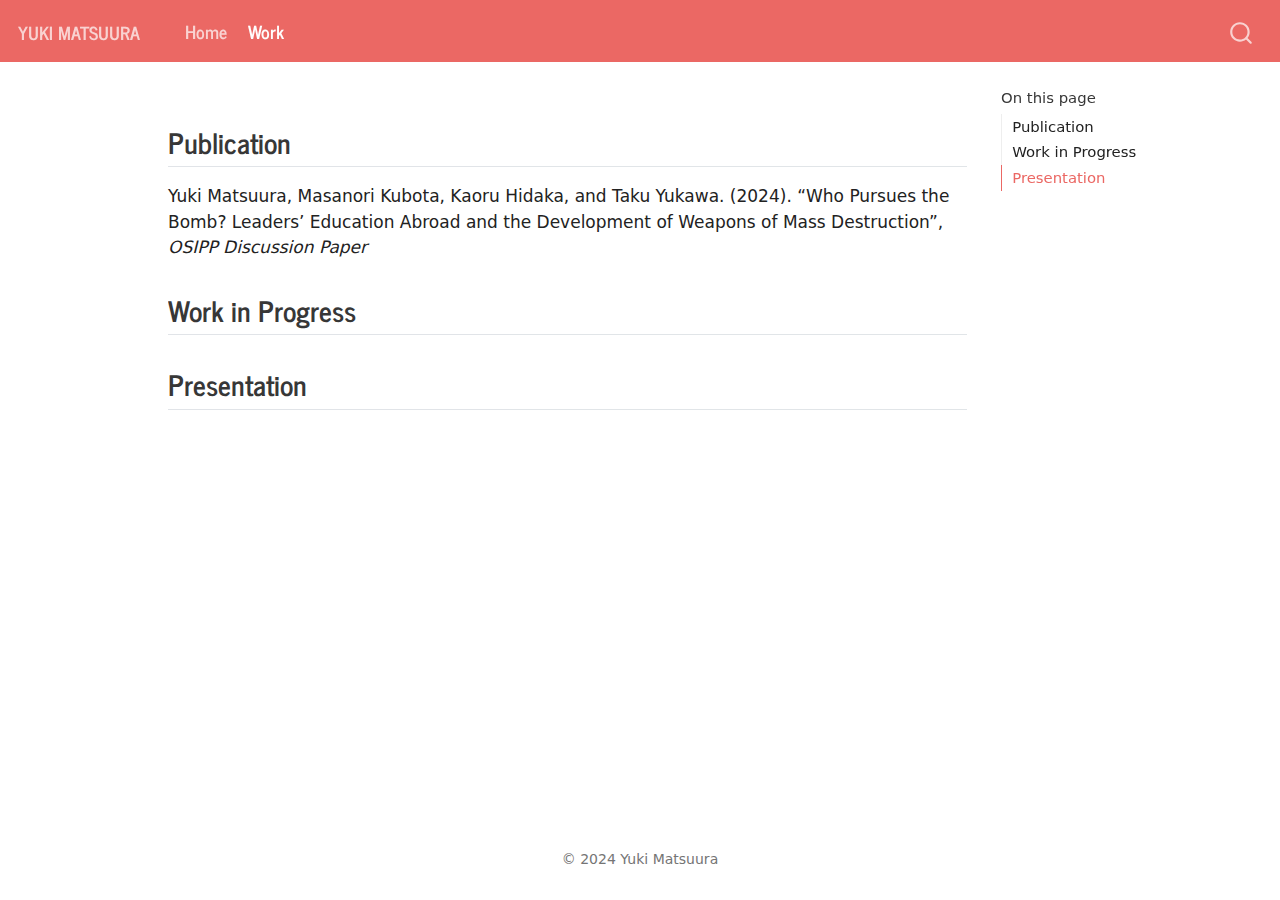
<file: docs/work.html>
<!DOCTYPE html>
<html xmlns="http://www.w3.org/1999/xhtml" lang="en" xml:lang="en"><head>

<meta charset="utf-8">
<meta name="generator" content="quarto-1.3.450">

<meta name="viewport" content="width=device-width, initial-scale=1.0, user-scalable=yes">


<title>Yuki Matsuura – work</title>
<style>
code{white-space: pre-wrap;}
span.smallcaps{font-variant: small-caps;}
div.columns{display: flex; gap: min(4vw, 1.5em);}
div.column{flex: auto; overflow-x: auto;}
div.hanging-indent{margin-left: 1.5em; text-indent: -1.5em;}
ul.task-list{list-style: none;}
ul.task-list li input[type="checkbox"] {
  width: 0.8em;
  margin: 0 0.8em 0.2em -1em; /* quarto-specific, see https://github.com/quarto-dev/quarto-cli/issues/4556 */ 
  vertical-align: middle;
}
</style>


<script src="site_libs/quarto-nav/quarto-nav.js"></script>
<script src="site_libs/quarto-nav/headroom.min.js"></script>
<script src="site_libs/clipboard/clipboard.min.js"></script>
<script src="site_libs/quarto-search/autocomplete.umd.js"></script>
<script src="site_libs/quarto-search/fuse.min.js"></script>
<script src="site_libs/quarto-search/quarto-search.js"></script>
<meta name="quarto:offset" content="./">
<script src="site_libs/quarto-html/quarto.js"></script>
<script src="site_libs/quarto-html/popper.min.js"></script>
<script src="site_libs/quarto-html/tippy.umd.min.js"></script>
<script src="site_libs/quarto-html/anchor.min.js"></script>
<link href="site_libs/quarto-html/tippy.css" rel="stylesheet">
<link href="site_libs/quarto-html/quarto-syntax-highlighting.css" rel="stylesheet" id="quarto-text-highlighting-styles">
<script src="site_libs/bootstrap/bootstrap.min.js"></script>
<link href="site_libs/bootstrap/bootstrap-icons.css" rel="stylesheet">
<link href="site_libs/bootstrap/bootstrap.min.css" rel="stylesheet" id="quarto-bootstrap" data-mode="light">
<script id="quarto-search-options" type="application/json">{
  "location": "navbar",
  "copy-button": false,
  "collapse-after": 3,
  "panel-placement": "end",
  "type": "overlay",
  "limit": 20,
  "language": {
    "search-no-results-text": "No results",
    "search-matching-documents-text": "matching documents",
    "search-copy-link-title": "Copy link to search",
    "search-hide-matches-text": "Hide additional matches",
    "search-more-match-text": "more match in this document",
    "search-more-matches-text": "more matches in this document",
    "search-clear-button-title": "Clear",
    "search-detached-cancel-button-title": "Cancel",
    "search-submit-button-title": "Submit",
    "search-label": "Search"
  }
}</script>
<script async="" src="https://www.googletagmanager.com/gtag/js?id=G-8Z5QMTEYRY"></script>

<script type="text/javascript">

window.dataLayer = window.dataLayer || [];
function gtag(){dataLayer.push(arguments);}
gtag('js', new Date());
gtag('config', 'G-8Z5QMTEYRY', { 'anonymize_ip': true});
</script>


</head>

<body class="nav-fixed">

<div id="quarto-search-results"></div>
  <header id="quarto-header" class="headroom fixed-top">
    <nav class="navbar navbar-expand-lg navbar-dark ">
      <div class="navbar-container container-fluid">
      <div class="navbar-brand-container">
    <a class="navbar-brand" href="./index.html">
    <span class="navbar-title">Yuki Matsuura</span>
    </a>
  </div>
            <div id="quarto-search" class="" title="Search"></div>
          <button class="navbar-toggler" type="button" data-bs-toggle="collapse" data-bs-target="#navbarCollapse" aria-controls="navbarCollapse" aria-expanded="false" aria-label="Toggle navigation" onclick="if (window.quartoToggleHeadroom) { window.quartoToggleHeadroom(); }">
  <span class="navbar-toggler-icon"></span>
</button>
          <div class="collapse navbar-collapse" id="navbarCollapse">
            <ul class="navbar-nav navbar-nav-scroll me-auto">
  <li class="nav-item">
    <a class="nav-link" href="./index.html" rel="" target="">
 <span class="menu-text">Home</span></a>
  </li>  
  <li class="nav-item">
    <a class="nav-link active" href="./work.html" rel="" target="" aria-current="page">
 <span class="menu-text">Work</span></a>
  </li>  
</ul>
            <div class="quarto-navbar-tools ms-auto">
</div>
          </div> <!-- /navcollapse -->
      </div> <!-- /container-fluid -->
    </nav>
</header>
<!-- content -->
<div id="quarto-content" class="quarto-container page-columns page-rows-contents page-layout-article page-navbar">
<!-- sidebar -->
<!-- margin-sidebar -->
    <div id="quarto-margin-sidebar" class="sidebar margin-sidebar">
        <nav id="TOC" role="doc-toc" class="toc-active">
    <h2 id="toc-title">On this page</h2>
   
  <ul>
  <li><a href="#publication" id="toc-publication" class="nav-link active" data-scroll-target="#publication">Publication</a></li>
  <li><a href="#work-in-progress" id="toc-work-in-progress" class="nav-link" data-scroll-target="#work-in-progress">Work in Progress</a></li>
  <li><a href="#presentation" id="toc-presentation" class="nav-link" data-scroll-target="#presentation">Presentation</a></li>
  </ul>
</nav>
    </div>
<!-- main -->
<main class="content" id="quarto-document-content">



<section id="publication" class="level2">
<h2 class="anchored" data-anchor-id="publication">Publication</h2>
<p>Yuki Matsuura, Masanori Kubota, Kaoru Hidaka, and Taku Yukawa. (2024). “Who Pursues the Bomb? Leaders’ Education Abroad and the Development of Weapons of Mass Destruction”, <em>OSIPP Discussion Paper</em></p>
</section>
<section id="work-in-progress" class="level2">
<h2 class="anchored" data-anchor-id="work-in-progress">Work in Progress</h2>
</section>
<section id="presentation" class="level2">
<h2 class="anchored" data-anchor-id="presentation">Presentation</h2>


</section>

</main> <!-- /main -->
<script id="quarto-html-after-body" type="application/javascript">
window.document.addEventListener("DOMContentLoaded", function (event) {
  const toggleBodyColorMode = (bsSheetEl) => {
    const mode = bsSheetEl.getAttribute("data-mode");
    const bodyEl = window.document.querySelector("body");
    if (mode === "dark") {
      bodyEl.classList.add("quarto-dark");
      bodyEl.classList.remove("quarto-light");
    } else {
      bodyEl.classList.add("quarto-light");
      bodyEl.classList.remove("quarto-dark");
    }
  }
  const toggleBodyColorPrimary = () => {
    const bsSheetEl = window.document.querySelector("link#quarto-bootstrap");
    if (bsSheetEl) {
      toggleBodyColorMode(bsSheetEl);
    }
  }
  toggleBodyColorPrimary();  
  const icon = "";
  const anchorJS = new window.AnchorJS();
  anchorJS.options = {
    placement: 'right',
    icon: icon
  };
  anchorJS.add('.anchored');
  const isCodeAnnotation = (el) => {
    for (const clz of el.classList) {
      if (clz.startsWith('code-annotation-')) {                     
        return true;
      }
    }
    return false;
  }
  const clipboard = new window.ClipboardJS('.code-copy-button', {
    text: function(trigger) {
      const codeEl = trigger.previousElementSibling.cloneNode(true);
      for (const childEl of codeEl.children) {
        if (isCodeAnnotation(childEl)) {
          childEl.remove();
        }
      }
      return codeEl.innerText;
    }
  });
  clipboard.on('success', function(e) {
    // button target
    const button = e.trigger;
    // don't keep focus
    button.blur();
    // flash "checked"
    button.classList.add('code-copy-button-checked');
    var currentTitle = button.getAttribute("title");
    button.setAttribute("title", "Copied!");
    let tooltip;
    if (window.bootstrap) {
      button.setAttribute("data-bs-toggle", "tooltip");
      button.setAttribute("data-bs-placement", "left");
      button.setAttribute("data-bs-title", "Copied!");
      tooltip = new bootstrap.Tooltip(button, 
        { trigger: "manual", 
          customClass: "code-copy-button-tooltip",
          offset: [0, -8]});
      tooltip.show();    
    }
    setTimeout(function() {
      if (tooltip) {
        tooltip.hide();
        button.removeAttribute("data-bs-title");
        button.removeAttribute("data-bs-toggle");
        button.removeAttribute("data-bs-placement");
      }
      button.setAttribute("title", currentTitle);
      button.classList.remove('code-copy-button-checked');
    }, 1000);
    // clear code selection
    e.clearSelection();
  });
  function tippyHover(el, contentFn) {
    const config = {
      allowHTML: true,
      content: contentFn,
      maxWidth: 500,
      delay: 100,
      arrow: false,
      appendTo: function(el) {
          return el.parentElement;
      },
      interactive: true,
      interactiveBorder: 10,
      theme: 'quarto',
      placement: 'bottom-start'
    };
    window.tippy(el, config); 
  }
  const noterefs = window.document.querySelectorAll('a[role="doc-noteref"]');
  for (var i=0; i<noterefs.length; i++) {
    const ref = noterefs[i];
    tippyHover(ref, function() {
      // use id or data attribute instead here
      let href = ref.getAttribute('data-footnote-href') || ref.getAttribute('href');
      try { href = new URL(href).hash; } catch {}
      const id = href.replace(/^#\/?/, "");
      const note = window.document.getElementById(id);
      return note.innerHTML;
    });
  }
      let selectedAnnoteEl;
      const selectorForAnnotation = ( cell, annotation) => {
        let cellAttr = 'data-code-cell="' + cell + '"';
        let lineAttr = 'data-code-annotation="' +  annotation + '"';
        const selector = 'span[' + cellAttr + '][' + lineAttr + ']';
        return selector;
      }
      const selectCodeLines = (annoteEl) => {
        const doc = window.document;
        const targetCell = annoteEl.getAttribute("data-target-cell");
        const targetAnnotation = annoteEl.getAttribute("data-target-annotation");
        const annoteSpan = window.document.querySelector(selectorForAnnotation(targetCell, targetAnnotation));
        const lines = annoteSpan.getAttribute("data-code-lines").split(",");
        const lineIds = lines.map((line) => {
          return targetCell + "-" + line;
        })
        let top = null;
        let height = null;
        let parent = null;
        if (lineIds.length > 0) {
            //compute the position of the single el (top and bottom and make a div)
            const el = window.document.getElementById(lineIds[0]);
            top = el.offsetTop;
            height = el.offsetHeight;
            parent = el.parentElement.parentElement;
          if (lineIds.length > 1) {
            const lastEl = window.document.getElementById(lineIds[lineIds.length - 1]);
            const bottom = lastEl.offsetTop + lastEl.offsetHeight;
            height = bottom - top;
          }
          if (top !== null && height !== null && parent !== null) {
            // cook up a div (if necessary) and position it 
            let div = window.document.getElementById("code-annotation-line-highlight");
            if (div === null) {
              div = window.document.createElement("div");
              div.setAttribute("id", "code-annotation-line-highlight");
              div.style.position = 'absolute';
              parent.appendChild(div);
            }
            div.style.top = top - 2 + "px";
            div.style.height = height + 4 + "px";
            let gutterDiv = window.document.getElementById("code-annotation-line-highlight-gutter");
            if (gutterDiv === null) {
              gutterDiv = window.document.createElement("div");
              gutterDiv.setAttribute("id", "code-annotation-line-highlight-gutter");
              gutterDiv.style.position = 'absolute';
              const codeCell = window.document.getElementById(targetCell);
              const gutter = codeCell.querySelector('.code-annotation-gutter');
              gutter.appendChild(gutterDiv);
            }
            gutterDiv.style.top = top - 2 + "px";
            gutterDiv.style.height = height + 4 + "px";
          }
          selectedAnnoteEl = annoteEl;
        }
      };
      const unselectCodeLines = () => {
        const elementsIds = ["code-annotation-line-highlight", "code-annotation-line-highlight-gutter"];
        elementsIds.forEach((elId) => {
          const div = window.document.getElementById(elId);
          if (div) {
            div.remove();
          }
        });
        selectedAnnoteEl = undefined;
      };
      // Attach click handler to the DT
      const annoteDls = window.document.querySelectorAll('dt[data-target-cell]');
      for (const annoteDlNode of annoteDls) {
        annoteDlNode.addEventListener('click', (event) => {
          const clickedEl = event.target;
          if (clickedEl !== selectedAnnoteEl) {
            unselectCodeLines();
            const activeEl = window.document.querySelector('dt[data-target-cell].code-annotation-active');
            if (activeEl) {
              activeEl.classList.remove('code-annotation-active');
            }
            selectCodeLines(clickedEl);
            clickedEl.classList.add('code-annotation-active');
          } else {
            // Unselect the line
            unselectCodeLines();
            clickedEl.classList.remove('code-annotation-active');
          }
        });
      }
  const findCites = (el) => {
    const parentEl = el.parentElement;
    if (parentEl) {
      const cites = parentEl.dataset.cites;
      if (cites) {
        return {
          el,
          cites: cites.split(' ')
        };
      } else {
        return findCites(el.parentElement)
      }
    } else {
      return undefined;
    }
  };
  var bibliorefs = window.document.querySelectorAll('a[role="doc-biblioref"]');
  for (var i=0; i<bibliorefs.length; i++) {
    const ref = bibliorefs[i];
    const citeInfo = findCites(ref);
    if (citeInfo) {
      tippyHover(citeInfo.el, function() {
        var popup = window.document.createElement('div');
        citeInfo.cites.forEach(function(cite) {
          var citeDiv = window.document.createElement('div');
          citeDiv.classList.add('hanging-indent');
          citeDiv.classList.add('csl-entry');
          var biblioDiv = window.document.getElementById('ref-' + cite);
          if (biblioDiv) {
            citeDiv.innerHTML = biblioDiv.innerHTML;
          }
          popup.appendChild(citeDiv);
        });
        return popup.innerHTML;
      });
    }
  }
});
</script>
</div> <!-- /content -->
<footer class="footer">
  <div class="nav-footer">
    <div class="nav-footer-left">
      &nbsp;
    </div>   
    <div class="nav-footer-center">© 2024 Yuki Matsuura</div>
    <div class="nav-footer-right">
      &nbsp;
    </div>
  </div>
</footer>



</body></html>
</file>
<file: docs/site_libs/quarto-html/tippy.css>
.tippy-box[data-animation=fade][data-state=hidden]{opacity:0}[data-tippy-root]{max-width:calc(100vw - 10px)}.tippy-box{position:relative;background-color:#333;color:#fff;border-radius:4px;font-size:14px;line-height:1.4;white-space:normal;outline:0;transition-property:transform,visibility,opacity}.tippy-box[data-placement^=top]>.tippy-arrow{bottom:0}.tippy-box[data-placement^=top]>.tippy-arrow:before{bottom:-7px;left:0;border-width:8px 8px 0;border-top-color:initial;transform-origin:center top}.tippy-box[data-placement^=bottom]>.tippy-arrow{top:0}.tippy-box[data-placement^=bottom]>.tippy-arrow:before{top:-7px;left:0;border-width:0 8px 8px;border-bottom-color:initial;transform-origin:center bottom}.tippy-box[data-placement^=left]>.tippy-arrow{right:0}.tippy-box[data-placement^=left]>.tippy-arrow:before{border-width:8px 0 8px 8px;border-left-color:initial;right:-7px;transform-origin:center left}.tippy-box[data-placement^=right]>.tippy-arrow{left:0}.tippy-box[data-placement^=right]>.tippy-arrow:before{left:-7px;border-width:8px 8px 8px 0;border-right-color:initial;transform-origin:center right}.tippy-box[data-inertia][data-state=visible]{transition-timing-function:cubic-bezier(.54,1.5,.38,1.11)}.tippy-arrow{width:16px;height:16px;color:#333}.tippy-arrow:before{content:"";position:absolute;border-color:transparent;border-style:solid}.tippy-content{position:relative;padding:5px 9px;z-index:1}
</file>
<file: docs/site_libs/quarto-html/quarto-syntax-highlighting.css>
/* quarto syntax highlight colors */
:root {
  --quarto-hl-ot-color: #003B4F;
  --quarto-hl-at-color: #657422;
  --quarto-hl-ss-color: #20794D;
  --quarto-hl-an-color: #5E5E5E;
  --quarto-hl-fu-color: #4758AB;
  --quarto-hl-st-color: #20794D;
  --quarto-hl-cf-color: #003B4F;
  --quarto-hl-op-color: #5E5E5E;
  --quarto-hl-er-color: #AD0000;
  --quarto-hl-bn-color: #AD0000;
  --quarto-hl-al-color: #AD0000;
  --quarto-hl-va-color: #111111;
  --quarto-hl-bu-color: inherit;
  --quarto-hl-ex-color: inherit;
  --quarto-hl-pp-color: #AD0000;
  --quarto-hl-in-color: #5E5E5E;
  --quarto-hl-vs-color: #20794D;
  --quarto-hl-wa-color: #5E5E5E;
  --quarto-hl-do-color: #5E5E5E;
  --quarto-hl-im-color: #00769E;
  --quarto-hl-ch-color: #20794D;
  --quarto-hl-dt-color: #AD0000;
  --quarto-hl-fl-color: #AD0000;
  --quarto-hl-co-color: #5E5E5E;
  --quarto-hl-cv-color: #5E5E5E;
  --quarto-hl-cn-color: #8f5902;
  --quarto-hl-sc-color: #5E5E5E;
  --quarto-hl-dv-color: #AD0000;
  --quarto-hl-kw-color: #003B4F;
}

/* other quarto variables */
:root {
  --quarto-font-monospace: SFMono-Regular, Menlo, Monaco, Consolas, "Liberation Mono", "Courier New", monospace;
}

pre > code.sourceCode > span {
  color: #003B4F;
}

code span {
  color: #003B4F;
}

code.sourceCode > span {
  color: #003B4F;
}

div.sourceCode,
div.sourceCode pre.sourceCode {
  color: #003B4F;
}

code span.ot {
  color: #003B4F;
  font-style: inherit;
}

code span.at {
  color: #657422;
  font-style: inherit;
}

code span.ss {
  color: #20794D;
  font-style: inherit;
}

code span.an {
  color: #5E5E5E;
  font-style: inherit;
}

code span.fu {
  color: #4758AB;
  font-style: inherit;
}

code span.st {
  color: #20794D;
  font-style: inherit;
}

code span.cf {
  color: #003B4F;
  font-style: inherit;
}

code span.op {
  color: #5E5E5E;
  font-style: inherit;
}

code span.er {
  color: #AD0000;
  font-style: inherit;
}

code span.bn {
  color: #AD0000;
  font-style: inherit;
}

code span.al {
  color: #AD0000;
  font-style: inherit;
}

code span.va {
  color: #111111;
  font-style: inherit;
}

code span.bu {
  font-style: inherit;
}

code span.ex {
  font-style: inherit;
}

code span.pp {
  color: #AD0000;
  font-style: inherit;
}

code span.in {
  color: #5E5E5E;
  font-style: inherit;
}

code span.vs {
  color: #20794D;
  font-style: inherit;
}

code span.wa {
  color: #5E5E5E;
  font-style: italic;
}

code span.do {
  color: #5E5E5E;
  font-style: italic;
}

code span.im {
  color: #00769E;
  font-style: inherit;
}

code span.ch {
  color: #20794D;
  font-style: inherit;
}

code span.dt {
  color: #AD0000;
  font-style: inherit;
}

code span.fl {
  color: #AD0000;
  font-style: inherit;
}

code span.co {
  color: #5E5E5E;
  font-style: inherit;
}

code span.cv {
  color: #5E5E5E;
  font-style: italic;
}

code span.cn {
  color: #8f5902;
  font-style: inherit;
}

code span.sc {
  color: #5E5E5E;
  font-style: inherit;
}

code span.dv {
  color: #AD0000;
  font-style: inherit;
}

code span.kw {
  color: #003B4F;
  font-style: inherit;
}

.prevent-inlining {
  content: "</";
}

/*# sourceMappingURL=debc5d5d77c3f9108843748ff7464032.css.map */
</file>
<file: docs/site_libs/quarto-html/quarto-syntax-highlighting-845c23b38eaddc0f92fda52bfe77a8c8.css>
/* quarto syntax highlight colors */
:root {
  --quarto-hl-ot-color: #003B4F;
  --quarto-hl-at-color: #657422;
  --quarto-hl-ss-color: #20794D;
  --quarto-hl-an-color: #5E5E5E;
  --quarto-hl-fu-color: #4758AB;
  --quarto-hl-st-color: #20794D;
  --quarto-hl-cf-color: #003B4F;
  --quarto-hl-op-color: #5E5E5E;
  --quarto-hl-er-color: #AD0000;
  --quarto-hl-bn-color: #AD0000;
  --quarto-hl-al-color: #AD0000;
  --quarto-hl-va-color: #111111;
  --quarto-hl-bu-color: inherit;
  --quarto-hl-ex-color: inherit;
  --quarto-hl-pp-color: #AD0000;
  --quarto-hl-in-color: #5E5E5E;
  --quarto-hl-vs-color: #20794D;
  --quarto-hl-wa-color: #5E5E5E;
  --quarto-hl-do-color: #5E5E5E;
  --quarto-hl-im-color: #00769E;
  --quarto-hl-ch-color: #20794D;
  --quarto-hl-dt-color: #AD0000;
  --quarto-hl-fl-color: #AD0000;
  --quarto-hl-co-color: #5E5E5E;
  --quarto-hl-cv-color: #5E5E5E;
  --quarto-hl-cn-color: #8f5902;
  --quarto-hl-sc-color: #5E5E5E;
  --quarto-hl-dv-color: #AD0000;
  --quarto-hl-kw-color: #003B4F;
}

/* other quarto variables */
:root {
  --quarto-font-monospace: SFMono-Regular, Menlo, Monaco, Consolas, "Liberation Mono", "Courier New", monospace;
}

/* syntax highlight based on Pandoc's rules */
pre > code.sourceCode > span {
  color: #003B4F;
}

code.sourceCode > span {
  color: #003B4F;
}

div.sourceCode,
div.sourceCode pre.sourceCode {
  color: #003B4F;
}

/* Normal */
code span {
  color: #003B4F;
}

/* Alert */
code span.al {
  color: #AD0000;
  font-style: inherit;
}

/* Annotation */
code span.an {
  color: #5E5E5E;
  font-style: inherit;
}

/* Attribute */
code span.at {
  color: #657422;
  font-style: inherit;
}

/* BaseN */
code span.bn {
  color: #AD0000;
  font-style: inherit;
}

/* BuiltIn */
code span.bu {
  font-style: inherit;
}

/* ControlFlow */
code span.cf {
  color: #003B4F;
  font-weight: bold;
  font-style: inherit;
}

/* Char */
code span.ch {
  color: #20794D;
  font-style: inherit;
}

/* Constant */
code span.cn {
  color: #8f5902;
  font-style: inherit;
}

/* Comment */
code span.co {
  color: #5E5E5E;
  font-style: inherit;
}

/* CommentVar */
code span.cv {
  color: #5E5E5E;
  font-style: italic;
}

/* Documentation */
code span.do {
  color: #5E5E5E;
  font-style: italic;
}

/* DataType */
code span.dt {
  color: #AD0000;
  font-style: inherit;
}

/* DecVal */
code span.dv {
  color: #AD0000;
  font-style: inherit;
}

/* Error */
code span.er {
  color: #AD0000;
  font-style: inherit;
}

/* Extension */
code span.ex {
  font-style: inherit;
}

/* Float */
code span.fl {
  color: #AD0000;
  font-style: inherit;
}

/* Function */
code span.fu {
  color: #4758AB;
  font-style: inherit;
}

/* Import */
code span.im {
  color: #00769E;
  font-style: inherit;
}

/* Information */
code span.in {
  color: #5E5E5E;
  font-style: inherit;
}

/* Keyword */
code span.kw {
  color: #003B4F;
  font-weight: bold;
  font-style: inherit;
}

/* Operator */
code span.op {
  color: #5E5E5E;
  font-style: inherit;
}

/* Other */
code span.ot {
  color: #003B4F;
  font-style: inherit;
}

/* Preprocessor */
code span.pp {
  color: #AD0000;
  font-style: inherit;
}

/* SpecialChar */
code span.sc {
  color: #5E5E5E;
  font-style: inherit;
}

/* SpecialString */
code span.ss {
  color: #20794D;
  font-style: inherit;
}

/* String */
code span.st {
  color: #20794D;
  font-style: inherit;
}

/* Variable */
code span.va {
  color: #111111;
  font-style: inherit;
}

/* VerbatimString */
code span.vs {
  color: #20794D;
  font-style: inherit;
}

/* Warning */
code span.wa {
  color: #5E5E5E;
  font-style: italic;
}

.prevent-inlining {
  content: "</";
}

/*# sourceMappingURL=ac89f0bb514bba72461919f78549e31c.css.map */
</file>
